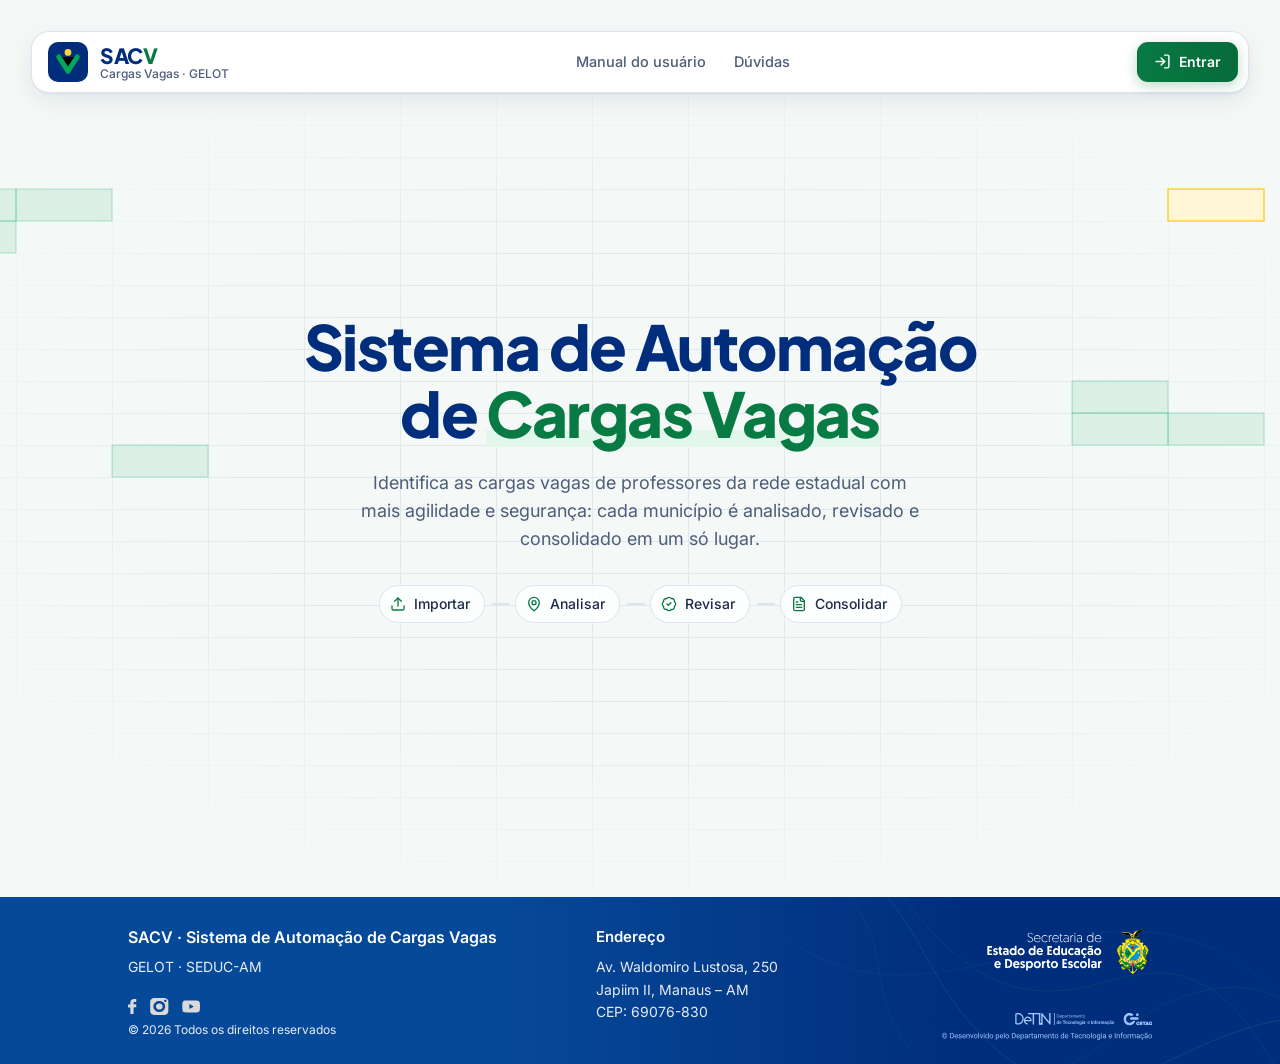
<file: index.html>
<!doctype html>
<html lang="pt-BR">
<head>
<meta charset="utf-8">
<meta name="viewport" content="width=device-width, initial-scale=1">
<title>SACV · Sistema de Automação de Cargas Vagas · Seduc-AM</title>
<meta name="description" content="SACV: sistema da GELOT / SEDUC-AM que ajuda a identificar as cargas vagas de professores da rede estadual, com análise, revisão e consolidação por município.">
<link rel="icon" href="favicon.svg" type="image/svg+xml">
<link rel="preconnect" href="https://fonts.googleapis.com">
<link rel="preconnect" href="https://fonts.gstatic.com" crossorigin>
<link href="https://fonts.googleapis.com/css2?family=Inter:wght@400;500;600;700&family=Plus+Jakarta+Sans:wght@600;700;800&display=swap" rel="stylesheet">
<link rel="stylesheet" href="css/styles.css">
<!--
  SACV · HOME PÚBLICA (apresentação do sistema)
  Mapa: 0. sprite · 1. navbar (Entrar → login.html) · 2. apresentação centralizada
        · 3. rodapé institucional
  Do Provão vêm só a navbar, o rodapé e a estrutura centralizada. O visual é do SACV.
  Só apresenta nome, sistema e intuito. Nada da parte interna (ciclos, números, usuários):
  as telas internas não fazem parte deste protótipo.
  Ícones: Lucide 0.460.0 (ISC, https://lucide.dev). Grafismos: autorais (CSS + SVG).
-->
</head>
<body>
<a class="pular" href="#hero-titulo">Pular para a apresentação</a>

<!-- 0. SPRITE DE ÍCONES (Lucide 0.460.0, ISC) ================================= -->
<svg width="0" height="0" style="position:absolute" aria-hidden="true">
  <symbol id="i-log-in" viewBox="0 0 24 24"><path d="M15 3h4a2 2 0 0 1 2 2v14a2 2 0 0 1-2 2h-4"/><polyline points="10 17 15 12 10 7"/><line x1="15" x2="3" y1="12" y2="12"/></symbol>
  <symbol id="i-map-pin" viewBox="0 0 24 24"><path d="M20 10c0 4.993-5.539 10.193-7.399 11.799a1 1 0 0 1-1.202 0C9.539 20.193 4 14.993 4 10a8 8 0 0 1 16 0"/><circle cx="12" cy="10" r="3"/></symbol>
  <symbol id="i-file-text" viewBox="0 0 24 24"><path d="M15 2H6a2 2 0 0 0-2 2v16a2 2 0 0 0 2 2h12a2 2 0 0 0 2-2V7Z"/><path d="M14 2v4a2 2 0 0 0 2 2h4"/><path d="M10 9H8"/><path d="M16 13H8"/><path d="M16 17H8"/></symbol>
  <symbol id="i-badge-check" viewBox="0 0 24 24"><path d="M3.85 8.62a4 4 0 0 1 4.78-4.77 4 4 0 0 1 6.74 0 4 4 0 0 1 4.78 4.78 4 4 0 0 1 0 6.74 4 4 0 0 1-4.77 4.78 4 4 0 0 1-6.75 0 4 4 0 0 1-4.78-4.77 4 4 0 0 1 0-6.76Z"/><path d="m9 12 2 2 4-4"/></symbol>
  <symbol id="i-upload" viewBox="0 0 24 24"><path d="M21 15v4a2 2 0 0 1-2 2H5a2 2 0 0 1-2-2v-4"/><polyline points="17 8 12 3 7 8"/><line x1="12" x2="12" y1="3" y2="15"/></symbol>
</svg>

<!-- 1. NAVBAR ==================================================================== -->
<header class="navbar" data-component="Navbar">
  <nav class="navbar__barra" aria-label="Principal">
    <a class="marca" href="index.html" aria-label="SACV, início">
      <img class="marca__simbolo" src="assets/marca/sacv-icone.svg" alt="" width="40" height="40">
      <span class="marca__nome"><strong>SAC<span>V</span></strong><small>Cargas Vagas · GELOT</small></span>
    </a>
    <ul class="navbar__links">
      <li><a href="#">Manual do usuário</a></li>
      <li><a href="#">Dúvidas</a></li>
    </ul>
    <div class="navbar__acoes">
      <a class="btn btn--primario btn--compacto" href="login.html">
        <svg class="icone" aria-hidden="true"><use href="#i-log-in"/></svg>
        Entrar
      </a>
    </div>
  </nav>
</header>

<main>
  <!-- 2. APRESENTAÇÃO (centralizada; identidade própria do SACV) ==================
       Fundo: SVG animado autocontido (grade de planilha + células verdes e a vaga
       amarela). O JS só inicializa. Tudo autoral. -->
  <section class="apresentacao" data-component="Apresentacao" aria-labelledby="hero-titulo">
    <!-- Fundo animado: SVG autocontido (grade + células + animação dentro do arquivo).
         js/fundo.js só dá a partida: copia data-src para src. data-duracao = duração da
         animação no SVG, para avisar a página quando termina (evento "fundo:pronto"). -->
    <img class="fundo-svg" data-src="assets/img/fundo-home.svg" data-duracao="1840" alt="" aria-hidden="true">

    <div class="apresentacao__conteudo">
      <h1 class="apresentacao__titulo" id="hero-titulo">
        Sistema de Automação de <em>Cargas Vagas</em>
      </h1>
      <p class="apresentacao__descricao">
        Identifica as cargas vagas de professores da rede estadual com mais agilidade
        e segurança: cada município é analisado, revisado e consolidado em um só lugar.
      </p>
      <!-- O intuito em uma linha: as quatro etapas do processo.
           Interação (js/home.js + .fluxo no CSS): o ciclo percorre as etapas UMA vez ao
           carregar e fica consolidado; depois, só o mouse/foco mostra cada etapa.
           data-texto alimenta a legenda. -->
      <ol class="fluxo" id="fluxo" aria-label="Etapas do processo">
        <li tabindex="0" data-texto="A base de cargas da rede entra no sistema."><svg class="icone" aria-hidden="true"><use href="#i-upload"/></svg>Importar</li>
        <li tabindex="0" data-texto="Cada município é analisado pela equipe da GELOT."><svg class="icone" aria-hidden="true"><use href="#i-map-pin"/></svg>Analisar</li>
        <li tabindex="0" data-texto="A gerência aprova ou devolve cada análise."><svg class="icone" aria-hidden="true"><use href="#i-badge-check"/></svg>Revisar</li>
        <li tabindex="0" data-texto="O ciclo fecha com o relatório final."><svg class="icone" aria-hidden="true"><use href="#i-file-text"/></svg>Consolidar</li>
      </ol>
      <p class="fluxo__legenda" id="fluxo-legenda" aria-live="polite">&nbsp;</p>
    </div>
  </section>
</main>

<!-- 3. RODAPÉ INSTITUCIONAL (mesmo padrão do Provão) ============================= -->
<footer class="rodape" data-component="Rodape">
  <img class="rodape__linhas" src="assets/img/rodape-linhas.svg" alt="" aria-hidden="true">
  <div class="rodape__grade">
    <div class="rodape__col">
      <p class="rodape__sistema">SACV · Sistema de Automação de Cargas Vagas</p>
      <p class="rodape__orgao">GELOT · SEDUC-AM</p>
      <div class="rodape__base">
        <a class="rodape__redes" href="#" aria-label="Redes sociais da Seduc-AM (link pendente)">
          <img src="assets/img/redes-sociais.svg" alt="" width="84" height="20">
        </a>
        <p class="rodape__copy">© 2026 Todos os direitos reservados</p>
      </div>
    </div>
    <div class="rodape__col">
      <h2 class="rodape__titulo">Endereço</h2>
      <address class="rodape__endereco">
        Av. Waldomiro Lustosa,&nbsp;250<br>Japiim II, Manaus – AM<br>CEP: 69076-830
      </address>
    </div>
    <div class="rodape__col rodape__col--assinatura">
      <img class="rodape__seduc" src="assets/img/assinatura-seduc.svg" alt="Secretaria de Estado de Educação e Desporto Escolar – Governo do Amazonas" width="190" height="58">
      <img class="rodape__detin" src="assets/img/detin-getag.svg" alt="Desenvolvido pelo Departamento de Tecnologia e Informação (DETIN) – GETAG" width="231" height="30">
    </div>
  </div>
</footer>

<script src="js/fundo.js"></script>
<script src="js/home.js"></script>
</body>
</html>
</file>
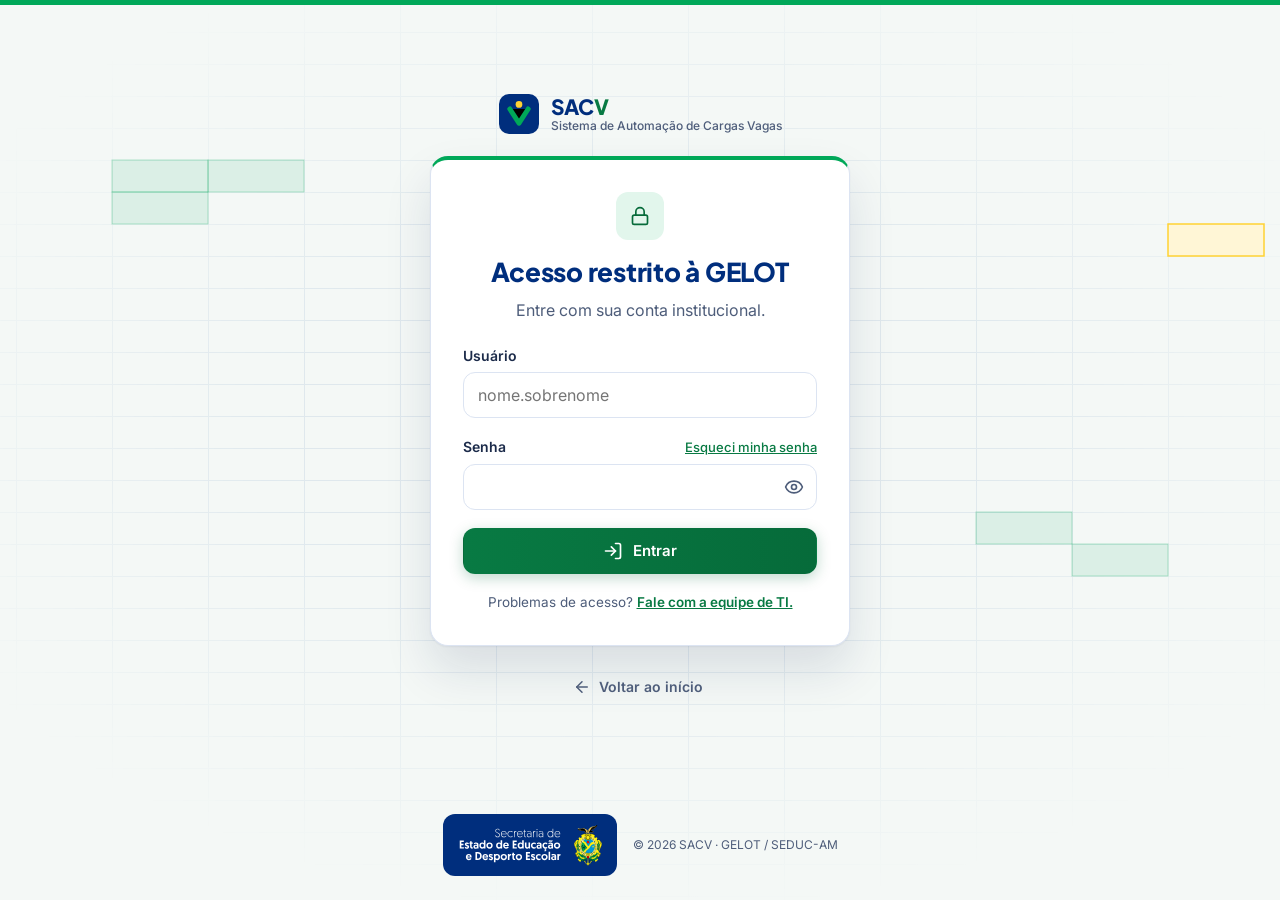
<file: login.html>
<!doctype html>
<html lang="pt-BR">
<head>
<meta charset="utf-8">
<meta name="viewport" content="width=device-width, initial-scale=1">
<title>Entrar · SACV</title>
<meta name="description" content="Acesso restrito à GELOT / SEDUC-AM.">
<link rel="icon" href="favicon.svg" type="image/svg+xml">
<link rel="preconnect" href="https://fonts.googleapis.com">
<link rel="preconnect" href="https://fonts.gstatic.com" crossorigin>
<link href="https://fonts.googleapis.com/css2?family=Inter:wght@400;500;600;700&family=Plus+Jakarta+Sans:wght@600;700;800&display=swap" rel="stylesheet">
<link rel="stylesheet" href="css/styles.css">
<!--
  SACV · LOGIN (protótipo estático)
  Card de login centralizado sobre a grade de planilha (mesmo fundo da home).
  Acesso por usuário e senha (sem SSO/Keycloak).
  Estado de erro: abra login.html?erro=1 ou envie o formulário com a senha "erro".
  Lógica de demonstração em js/login.js (trocar pela integração real).
-->
</head>
<body>
<a class="pular" href="#usuario">Pular para o formulário</a>

<svg width="0" height="0" style="position:absolute" aria-hidden="true">
  <symbol id="i-arrow-left" viewBox="0 0 24 24"><path d="m12 19-7-7 7-7"/><path d="M19 12H5"/></symbol>
  <symbol id="i-lock" viewBox="0 0 24 24"><rect width="18" height="11" x="3" y="11" rx="2" ry="2"/><path d="M7 11V7a5 5 0 0 1 10 0v4"/></symbol>
  <symbol id="i-log-in" viewBox="0 0 24 24"><path d="M15 3h4a2 2 0 0 1 2 2v14a2 2 0 0 1-2 2h-4"/><polyline points="10 17 15 12 10 7"/><line x1="15" x2="3" y1="12" y2="12"/></symbol>
  <symbol id="i-eye" viewBox="0 0 24 24"><path d="M2.062 12.348a1 1 0 0 1 0-.696 10.75 10.75 0 0 1 19.876 0 1 1 0 0 1 0 .696 10.75 10.75 0 0 1-19.876 0"/><circle cx="12" cy="12" r="3"/></symbol>
  <symbol id="i-eye-off" viewBox="0 0 24 24"><path d="M10.733 5.076a10.744 10.744 0 0 1 11.205 6.575 1 1 0 0 1 0 .696 10.747 10.747 0 0 1-1.444 2.49"/><path d="M14.084 14.158a3 3 0 0 1-4.242-4.242"/><path d="M17.479 17.499a10.75 10.75 0 0 1-15.417-5.151 1 1 0 0 1 0-.696 10.75 10.75 0 0 1 4.446-5.143"/><path d="m2 2 20 20"/></symbol>
  <symbol id="i-circle-check" viewBox="0 0 24 24"><circle cx="12" cy="12" r="10"/><path d="m9 12 2 2 4-4"/></symbol>
  <symbol id="i-circle-alert"viewBox="0 0 24 24"><circle cx="12" cy="12" r="10"/><line x1="12" x2="12" y1="8" y2="12"/><line x1="12" x2="12.01" y1="16" y2="16"/></symbol>
</svg>

<div class="entrada">
  <div class="faixa-identidade" aria-hidden="true"></div>
  <!-- Fundo animado: SVG autocontido (grade + células + animação dentro do arquivo).
       js/fundo.js só dá a partida: copia data-src para src. data-duracao = duração da
       animação no SVG, para avisar a página quando termina (evento "fundo:pronto"). -->
  <img class="fundo-svg" data-src="assets/img/fundo-login.svg" data-duracao="1840" alt="" aria-hidden="true">

  <main class="entrada__centro" data-component="FormLogin">
    <a class="marca" href="index.html" aria-label="SACV, voltar ao início">
      <img class="marca__simbolo" src="assets/marca/sacv-icone.svg" alt="" width="40" height="40">
      <span class="marca__nome"><strong>SAC<span>V</span></strong><small>Sistema de Automação de Cargas Vagas</small></span>
    </a>

    <form class="cartao-login" id="form-login" novalidate>
      <div class="cartao-login__cabecalho">
        <span class="cartao-login__cadeado" aria-hidden="true"><svg class="icone"><use href="#i-lock"/></svg></span>
        <h1 class="cartao-login__titulo">Acesso restrito à GELOT</h1>
        <p class="cartao-login__apoio">Entre com sua conta institucional.</p>
      </div>

      <div class="alerta" id="erro-login" role="alert" hidden>
        <svg class="icone" aria-hidden="true"><use href="#i-circle-alert"/></svg>
        <span id="erro-texto">Usuário ou senha incorretos. Tente de novo.</span>
      </div>

      <div class="campo">
        <label for="usuario">Usuário</label>
        <input id="usuario" name="usuario" type="text" autocomplete="username" placeholder="nome.sobrenome">
      </div>
      <div class="campo campo--senha">
        <div class="campo__linha">
          <label for="senha">Senha</label>
          <a href="#">Esqueci minha senha</a>
        </div>
        <div class="campo__caixa">
          <input id="senha" name="senha" type="password" autocomplete="current-password">
          <button class="campo__olho" type="button" id="btn-olho" aria-label="Mostrar senha" aria-pressed="false">
            <svg class="icone" aria-hidden="true"><use href="#i-eye"/></svg>
          </button>
        </div>
      </div>

      <button class="btn btn--primario btn--bloco" type="submit">
        <svg class="icone" aria-hidden="true"><use href="#i-log-in"/></svg>
        Entrar
      </button>

      <p class="cartao-login__ajuda">Problemas de acesso? <a href="#">Fale com a equipe de TI.</a></p>
    </form>

    <a class="entrada__voltar" href="index.html">
      <svg class="icone" aria-hidden="true"><use href="#i-arrow-left"/></svg>
      Voltar ao início
    </a>
  </main>

  <footer class="entrada__rodape">
    <span class="entrada__selo"><img src="assets/img/assinatura-seduc.svg" alt="Secretaria de Estado de Educação e Desporto Escolar – Governo do Amazonas" width="190" height="58"></span>
    <small>© 2026 SACV · GELOT / SEDUC-AM</small>
  </footer>
</div>

<script src="js/fundo.js"></script>
<script src="js/login.js"></script>
</body>
</html>
</file>
<file: css/styles.css>
/* ==========================================================================
   SACV · Sistema de Automação de Cargas Vagas (GELOT / SEDUC-AM) — estilos
   Compartilhado por index.html (home) e login.html.
   Ordem: 1. Tokens  2. Base  3. Utilitários  4. Componentes (cada bloco indica
   o data-component correspondente no HTML)  5. Responsivo  6. Movimento
   Ênfase de cor: VERDE. Azul é a base institucional; amarelo é só "a vaga".
   ========================================================================== */

/* 1. TOKENS ================================================================ */
:root {
  /* Azul institucional (mesmo do rodapé oficial: #074999 → #002E7D) */
  --azul-950: #001A4D;
  --azul-900: #002E7D;
  --azul-700: #074999;
  --azul-500: #1B5FD0;
  --azul-100: #E6EEFB;
  --azul-50:  #F3F7FD;

  /* Verde: cor de ênfase do SACV (botões, números, progresso, destaques) */
  --verde-950: #032E1C;
  --verde-900: #054D2B;
  --verde-800: #066B3A;   /* botão primário: 7,0:1 com branco */
  --verde-700: #087A43;   /* texto verde: 5,3:1 sobre branco */
  --verde-500: #00A859;   /* do brasão — decorativo/ícone */
  --verde-400: #2ECC7A;   /* verde sobre fundo escuro */
  --verde-100: #E2F6EC;
  --verde-50:  #F1FBF5;

  /* Amarelo: só o "ponto da vaga" e acentos mínimos */
  --amarelo-400: #FFD233;
  --amarelo-100: #FFF6D6;

  --vermelho-600: #C62828;   /* só erro */
  --vermelho-50:  #FDECEC;

  /* Texto: azul-acinzentado escuro, nunca preto */
  --cor-texto:       #1C2B4A;
  --cor-texto-suave: #4E5D7A;
  --cor-borda:       #DCE4F2;
  --cor-fundo:       #FFFFFF;
  --cor-fundo-pagina:#F4F8F6;   /* branco esverdeado bem leve */

  /* Tipografia */
  --fonte-base: "Inter", system-ui, -apple-system, "Segoe UI", Roboto, sans-serif;
  --fonte-destaque: "Plus Jakarta Sans", var(--fonte-base);

  /* Forma e profundidade (cantos arredondados no padrão shadcn) */
  --raio-sm: 8px;
  --raio-md: 12px;
  --raio-lg: 18px;
  --raio-pilula: 999px;
  --sombra-suave: 0 1px 2px rgb(16 37 84 / .06), 0 8px 24px rgb(16 37 84 / .08);

  /* Espaço */
  --largura-max: 1180px;
  --gutter: clamp(16px, 4vw, 40px);
  --navbar-margem: clamp(12px, 2.4vw, 32px);

  /* Movimento */
  --duracao: 200ms;
  --curva: cubic-bezier(.2, .7, .2, 1);
}

/* 2. BASE ================================================================== */
*, *::before, *::after { box-sizing: border-box; }
body {
  margin: 0;
  font-family: var(--fonte-base);
  font-size: 16px; line-height: 1.55;
  color: var(--cor-texto);
  background: var(--cor-fundo-pagina);
  -webkit-font-smoothing: antialiased;
}
img, svg { display: block; max-width: 100%; }
a { color: inherit; }
h1, h2, h3, p { margin: 0; }
button, input { font: inherit; color: inherit; }
:focus-visible { outline: 3px solid var(--verde-500); outline-offset: 3px; border-radius: 6px; }
[hidden] { display: none !important; }

/* 3. UTILITÁRIOS =========================================================== */
.icone {
  width: 20px; height: 20px; flex: none;
  fill: none; stroke: currentColor; stroke-width: 2;
  stroke-linecap: round; stroke-linejoin: round;
}
.pular {
  position: absolute; left: 16px; top: -60px; z-index: 50;
  background: var(--azul-900); color: #fff; padding: 10px 16px; border-radius: var(--raio-sm);
}
.pular:focus { top: 16px; }
.so-leitor { position: absolute; width: 1px; height: 1px; overflow: hidden; clip: rect(0 0 0 0); white-space: nowrap; }

/* [FaixaIdentidade] fio verde no topo da página (CSS puro). */
.faixa-identidade {
  height: 5px;
  background: var(--verde-500);
}

/* Botões --------------------------------------------------------------- */
.btn {
  display: inline-flex; align-items: center; justify-content: center; gap: 10px;
  min-height: 46px; padding: 0 20px;
  border-radius: var(--raio-md); border: 1.5px solid transparent;
  font-weight: 600; font-size: 15px; text-decoration: none; cursor: pointer;
  transition: background-color var(--duracao), box-shadow var(--duracao), transform var(--duracao) var(--curva);
}
/* Primário VERDE: única ação principal de cada tela */
.btn--primario {
  color: #fff;
  background: linear-gradient(90deg, var(--verde-700), var(--verde-800));
  box-shadow: 0 4px 14px rgb(6 107 58 / .25);
}
.btn--primario:hover { transform: translateY(-1px); box-shadow: 0 8px 20px rgb(6 107 58 / .3); }
.btn--bloco { width: 100%; }
.btn--compacto { min-height: 40px; padding: 0 16px; gap: 8px; font-size: 14px; border-radius: 11px; }
.btn--compacto .icone { width: 17px; height: 17px; }

/* [Marca] símbolo + nome (HTML, para a fonte vir do Google Fonts) ---------- */
.marca { display: inline-flex; align-items: center; gap: 12px; text-decoration: none; }
.marca__simbolo { width: 40px; height: 40px; }
.marca__nome { display: grid; line-height: 1.1; }
.marca__nome strong { font-family: var(--fonte-destaque); font-weight: 800; font-size: 21px; letter-spacing: -.01em; color: var(--azul-900); }
.marca__nome strong span { color: var(--verde-700); }
.marca__nome small { font-size: 12px; font-weight: 500; color: var(--cor-texto-suave); }

/* 4. COMPONENTES =========================================================== */

/* [Navbar] flutuante, não fixa ------------------------------------------- */
.navbar { padding: var(--navbar-margem) var(--navbar-margem) 0; position: relative; z-index: 10; }
.navbar__barra {
  max-width: calc(var(--largura-max) + 80px); margin: 0 auto;
  display: flex; align-items: center; gap: 20px;
  padding: 10px 10px 10px 16px;
  background: #fff; border: 1px solid var(--cor-borda); border-radius: 18px;
  box-shadow: var(--sombra-suave);
}
.navbar__links { display: flex; gap: 2px; margin: 0 auto; padding: 0; list-style: none; }
.navbar__links a {
  display: block; padding: 9px 13px; border-radius: var(--raio-sm);
  font-size: 14.5px; font-weight: 500; color: var(--cor-texto-suave); text-decoration: none;
  transition: background-color var(--duracao), color var(--duracao);
}
.navbar__links a:hover { background: var(--verde-50); color: var(--verde-800); }
.navbar__links a[aria-current="page"] { background: var(--verde-100); color: var(--verde-800); font-weight: 600; }
.navbar__acoes { display: flex; align-items: center; gap: 10px; }
/* ========================================================================
   HOME PÚBLICA (index.html) — do Provão vêm só navbar, rodapé e a estrutura centralizada
   ======================================================================== */

/* [Apresentacao] centralizada sobre a grade de planilha -------------------- */
.apresentacao {
  position: relative; overflow: hidden;
  min-height: calc(100vh - 96px);
  display: grid; place-items: center;
  padding: 88px var(--gutter) 104px;
  text-align: center;
}
/* [FundoSVG] home e login: grade de planilha + células animadas num SVG autocontido
   (assets/img/fundo-*.svg, gerado por assets/img/gerar-fundos.js). A animação está dentro
   do SVG; js/fundo.js só inicializa. O SVG não escala: fica centrado no topo, 1 unidade = 1 px,
   para as células baterem com a grade. */
.fundo-svg {
  position: absolute; top: 0; left: 50%; translate: -50% 0;
  width: 2400px; height: 1200px; max-width: none;
  pointer-events: none; user-select: none;
}

.apresentacao__conteudo { position: relative; max-width: 780px; display: grid; justify-items: center; gap: 22px; }
.apresentacao__titulo {
  font-family: var(--fonte-destaque); font-weight: 800;
  font-size: clamp(34px, 5.6vw, 62px); line-height: 1.08; letter-spacing: -.025em;
  color: var(--azul-900); text-wrap: balance;
}
/* "Cargas Vagas" em verde, com sublinhado largo em verde claro (fundo em gradiente) */
.apresentacao__titulo em {
  font-style: normal; color: var(--verde-700);
  background: linear-gradient(transparent 72%, var(--verde-100) 72% 94%, transparent 94%);
}
.apresentacao__descricao { max-width: 560px; font-size: 18px; color: var(--cor-texto-suave); text-wrap: pretty; }

/* [Fluxo] as quatro etapas em linha, ligadas por um traço.
   Interação (js/home.js): o ciclo percorre as etapas; data-estado = "" | "ativa" | "feita".
   Sequência de cada passo: o traço antes da etapa enche de verde (::after, scaleX 0 → 1,
   300 ms) e a pílula acende em seguida (transition-delay de 250 ms).
   Só transform/opacity/cores: nada que recalcule layout. */
.fluxo {
  display: flex; flex-wrap: wrap; justify-content: center; align-items: center; gap: 8px;
  margin: 10px 0 0; padding: 0; list-style: none;
}
.fluxo li {
  position: relative;
  display: inline-flex; align-items: center; gap: 8px;
  padding: 7px 14px 7px 10px; border-radius: var(--raio-pilula);
  background: rgb(255 255 255 / .85); border: 1px solid var(--cor-borda);
  font-size: 14px; font-weight: 500; color: var(--cor-texto);
  cursor: default;
  transition: background-color .35s, border-color .35s, color .35s, box-shadow .35s, transform .35s var(--curva);
}
.fluxo li:focus-visible { outline-offset: 2px; border-radius: var(--raio-pilula); }
.fluxo li .icone { width: 16px; height: 16px; color: var(--verde-700); transition: color .35s; }
.fluxo li + li { margin-left: 22px; }
/* trilho do traço (cinza) e enchimento verde por cima */
.fluxo li + li::before,
.fluxo li + li::after {
  content: ""; position: absolute; left: -24px; top: calc(50% - 1px); width: 18px; height: 2px;
  border-radius: 2px; pointer-events: none;
}
.fluxo li + li::before { background: var(--cor-borda); }
.fluxo li + li::after {
  background: var(--verde-500);
  transform: scaleX(0); transform-origin: left center;
  transition: transform .3s var(--curva);
}
/* etapa ATIVA: verde cheio, sobe 2 px */
.fluxo li[data-estado="ativa"] {
  background: var(--verde-700); border-color: var(--verde-700); color: #fff;
  box-shadow: 0 6px 16px rgb(6 107 58 / .28);
  transform: translateY(-2px);
  transition-delay: .25s;
}
.fluxo li[data-estado="ativa"] .icone { color: #fff; transition-delay: .25s; }
/* etapa FEITA: verde claro */
.fluxo li[data-estado="feita"] { background: var(--verde-50); border-color: rgb(0 168 89 / .45); color: var(--verde-800); }
.fluxo li[data-estado="ativa"]::after,
.fluxo li[data-estado="feita"]::after { transform: scaleX(1); }

/* legenda da etapa (texto em data-texto de cada li); só aparece no mouse/foco */
.fluxo__legenda {
  min-height: 1.6em; margin-top: -6px;
  font-size: 14px; color: var(--cor-texto-suave);
  transition: color .35s;
}

/* [Rodape] padrão institucional de ponta a ponta (igual ao Provão) ---------- */
.rodape {
  position: relative; overflow: hidden; color: #fff;
  background: linear-gradient(90deg, var(--azul-700) 38.6%, var(--azul-900) 75.1%);
}
.rodape__linhas { position: absolute; inset: 0; width: 100%; height: 100%; object-fit: cover; object-position: right center; pointer-events: none; }
.rodape__grade {
  position: relative; max-width: 1460px; margin: 0 auto;
  padding: 28px clamp(20px, 10vw, 200px) 24px;
  display: grid; grid-template-columns: 1.4fr 1fr auto; gap: 24px 40px;   /* sistema | endereço | assinatura */
}
.rodape__col { display: grid; align-content: start; gap: 6px; }
.rodape__sistema { font-weight: 600; font-size: 16px; }
.rodape__orgao { font-size: 14px; opacity: .9; }
.rodape__base { display: grid; gap: 6px; padding-top: 14px; }
.rodape__redes img { width: 72px; height: auto; }
.rodape__copy { font-size: 12px; opacity: .9; }
.rodape__titulo { font-size: 15px; font-weight: 600; margin-bottom: 2px; }
.rodape__endereco { font-size: 14px; font-style: normal; color: rgb(255 255 255 / .9); line-height: 1.6; }
.rodape__col--assinatura { justify-items: end; align-content: space-between; gap: 20px; }
.rodape__seduc { width: 170px; height: auto; }
.rodape__detin { width: 210px; height: auto; }

/* ========================================================================
   LOGIN (login.html)
   ======================================================================== */
/* [Entrada] fundo de planilha + card centralizado ---------------------------- */
.entrada {
  position: relative; overflow: hidden; isolation: isolate;
  min-height: 100vh; display: grid; grid-template-rows: auto 1fr auto;
}
.entrada .fundo-svg { z-index: -1; }
.entrada__centro {
  display: grid; justify-items: center; align-content: center; gap: 22px;
  padding: 48px var(--gutter);
}
/* [CartaoLogin] card branco com fio verde no topo */
.cartao-login {
  width: 100%; max-width: 420px; display: grid; gap: 18px;
  padding: 32px; background: #fff;
  border: 1px solid var(--cor-borda); border-top: 4px solid var(--verde-500);
  border-radius: var(--raio-lg);
  box-shadow: 0 1px 2px rgb(16 37 84 / .06), 0 24px 48px rgb(16 37 84 / .12);
}
.cartao-login__cabecalho { display: grid; justify-items: center; gap: 6px; text-align: center; margin-bottom: 4px; }
.cartao-login__cadeado {
  display: grid; place-items: center; width: 48px; height: 48px; margin-bottom: 6px;
  border-radius: var(--raio-md); background: var(--verde-100); color: var(--verde-800);
}
.cartao-login__titulo { font-family: var(--fonte-destaque); font-weight: 800; font-size: 26px; letter-spacing: -.01em; color: var(--azul-900); }
.cartao-login__apoio { color: var(--cor-texto-suave); }
.cartao-login__ajuda { font-size: 13.5px; color: var(--cor-texto-suave); text-align: center; }
.cartao-login__ajuda a { color: var(--verde-700); font-weight: 600; }
.entrada__voltar {
  display: inline-flex; align-items: center; gap: 8px;
  padding: 8px 12px 8px 8px; border-radius: var(--raio-sm);
  font-size: 14px; font-weight: 600; color: var(--cor-texto-suave); text-decoration: none;
  transition: background-color var(--duracao), color var(--duracao);
}
.entrada__voltar:hover { background: var(--verde-50); color: var(--verde-800); }
.entrada__voltar .icone { width: 18px; height: 18px; }
.entrada__rodape {
  display: flex; align-items: center; justify-content: center; gap: 16px; flex-wrap: wrap;
  padding: 20px var(--gutter) 24px; text-align: center;
}
/* a assinatura oficial é branca: fica numa pílula azul */
.entrada__selo { padding: 8px 12px; border-radius: var(--raio-md); background: var(--azul-900); }
.entrada__selo img { width: 150px; height: auto; }
.entrada__rodape small { font-size: 12px; color: var(--cor-texto-suave); }
.campo { display: grid; gap: 6px; }
.campo label { font-size: 14px; font-weight: 600; }
.campo__caixa { position: relative; }
.campo input {
  width: 100%; min-height: 46px; padding: 0 14px;
  border: 1.5px solid var(--cor-borda); border-radius: var(--raio-md); background: #fff;
  transition: border-color var(--duracao), box-shadow var(--duracao);
}
.campo input:hover { border-color: #B9C6DE; }
.campo input:focus { outline: none; border-color: var(--verde-500); box-shadow: 0 0 0 4px rgb(0 168 89 / .15); }
.campo input[aria-invalid="true"] { border-color: var(--vermelho-600); }
.campo--senha input { padding-right: 48px; }
.campo__olho {
  position: absolute; right: 4px; top: 4px; width: 38px; height: 38px;
  display: grid; place-items: center; border: 0; background: none; border-radius: var(--raio-sm);
  color: var(--cor-texto-suave); cursor: pointer;
}
.campo__olho:hover { color: var(--azul-900); background: var(--azul-50); }
.campo__linha { display: flex; justify-content: space-between; align-items: baseline; }
.campo__linha a { font-size: 13px; font-weight: 500; color: var(--verde-700); }
.alerta {
  display: flex; gap: 10px; align-items: flex-start;
  padding: 12px 14px; border-radius: var(--raio-md);
  background: var(--vermelho-50); color: var(--vermelho-600); border: 1px solid #F5C2C2;
  font-size: 14px; font-weight: 500;
}
.alerta .icone { margin-top: 1px; }
.alerta--ok { background: var(--verde-50); color: var(--verde-800); border-color: var(--verde-100); }

/* 5. RESPONSIVO ============================================================ */
@media (max-width: 1000px) {
  .navbar__links { display: none; }
  .navbar__acoes { margin-left: auto; }
  .rodape__grade { grid-template-columns: 1fr 1fr; }
  .rodape__col--assinatura { grid-column: 1 / -1; grid-auto-flow: column; justify-content: space-between; align-items: end; }
}
@media (max-width: 600px) {
  .navbar__barra { gap: 8px; padding: 8px 8px 8px 12px; }
  .marca__nome small { display: none; }
  .apresentacao { min-height: 0; padding: 56px 16px 64px; }
  .cartao-login { padding: 24px 20px; }
  .apresentacao__descricao { font-size: 16px; }
  .fluxo { gap: 6px; }
  .fluxo li + li { margin-left: 0; }
  .fluxo li + li::before, .fluxo li + li::after { display: none; }
  .rodape__grade { grid-template-columns: 1fr; text-align: center; padding: 28px 20px 24px; gap: 20px; }
  .rodape__col, .rodape__col--assinatura { justify-items: center; }
  .rodape__col--assinatura { grid-auto-flow: row; justify-content: center; gap: 16px; }
}

/* 6. MOVIMENTO ============================================================= */
/* Sem animações de entrada nesta etapa (só transições de hover/foco). */
@media (prefers-reduced-motion: reduce) {
  *, *::before, *::after { transition: none !important; }
}
</file>
